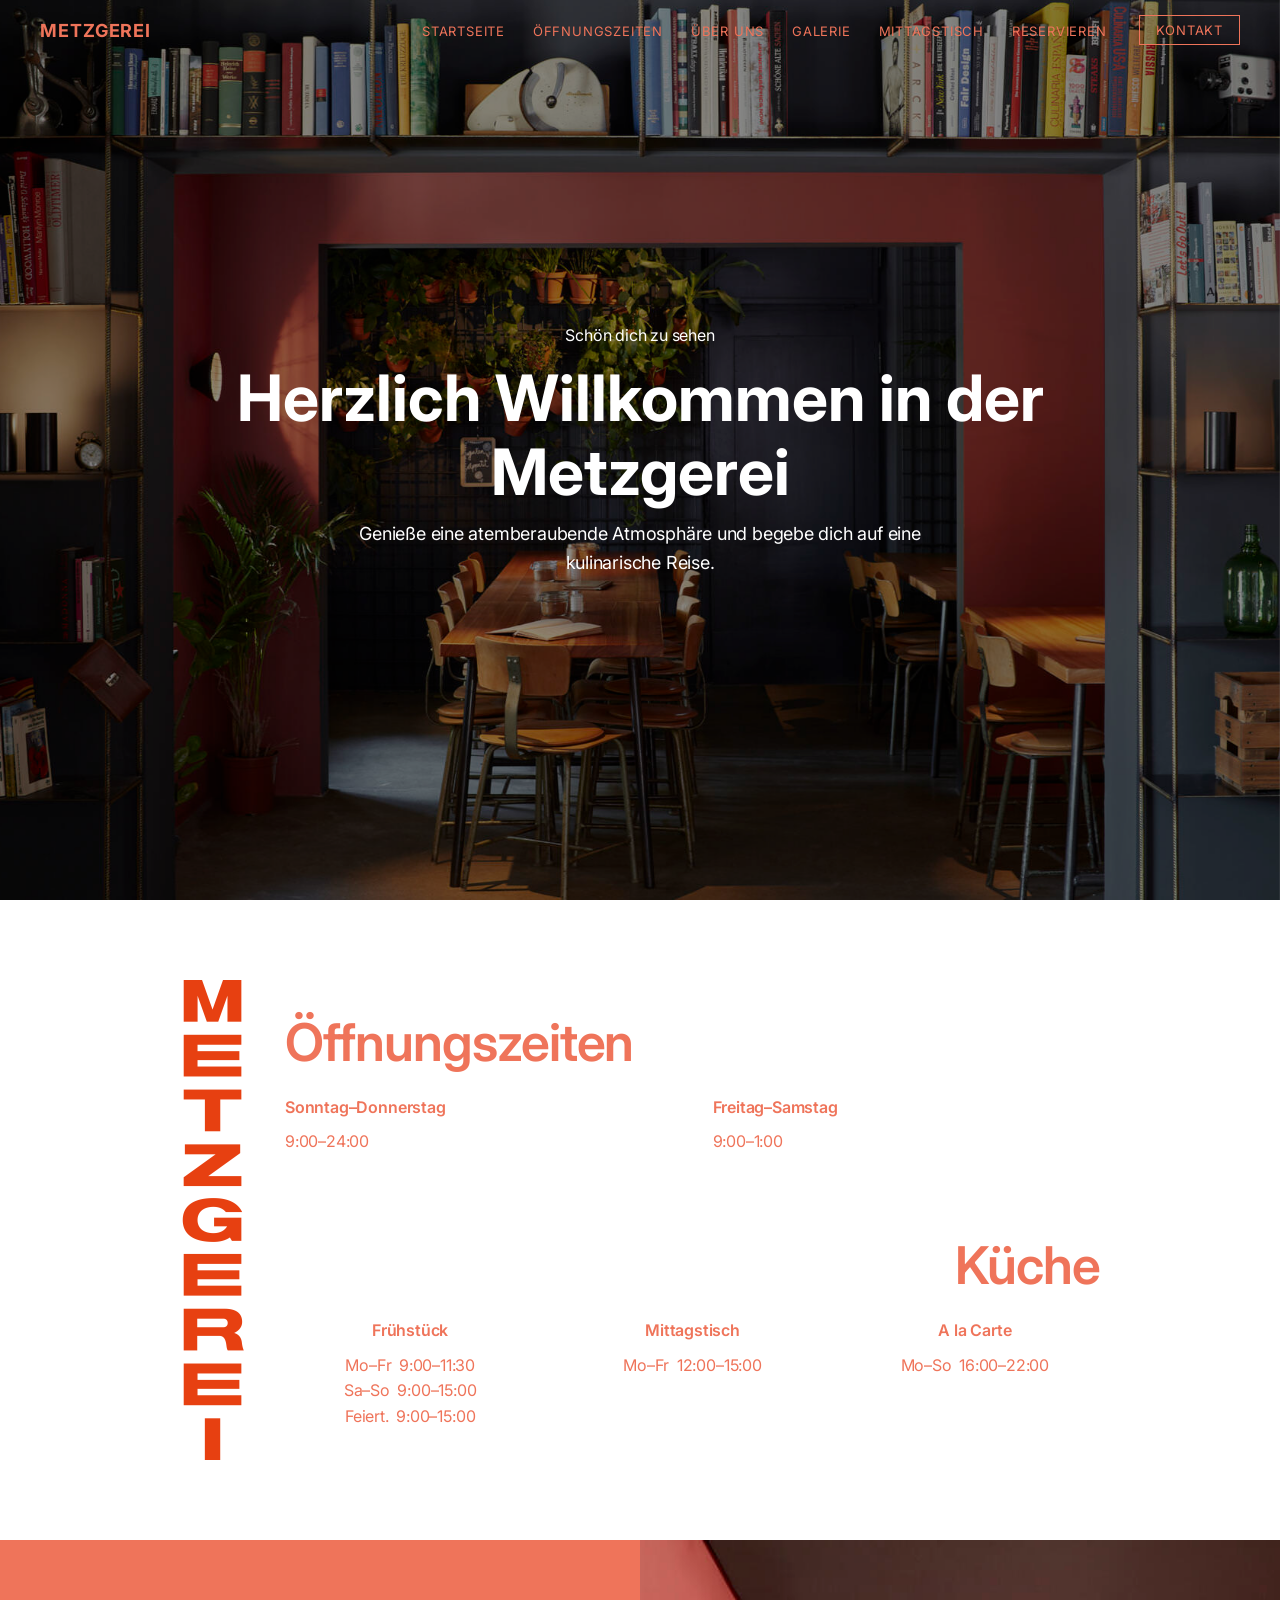
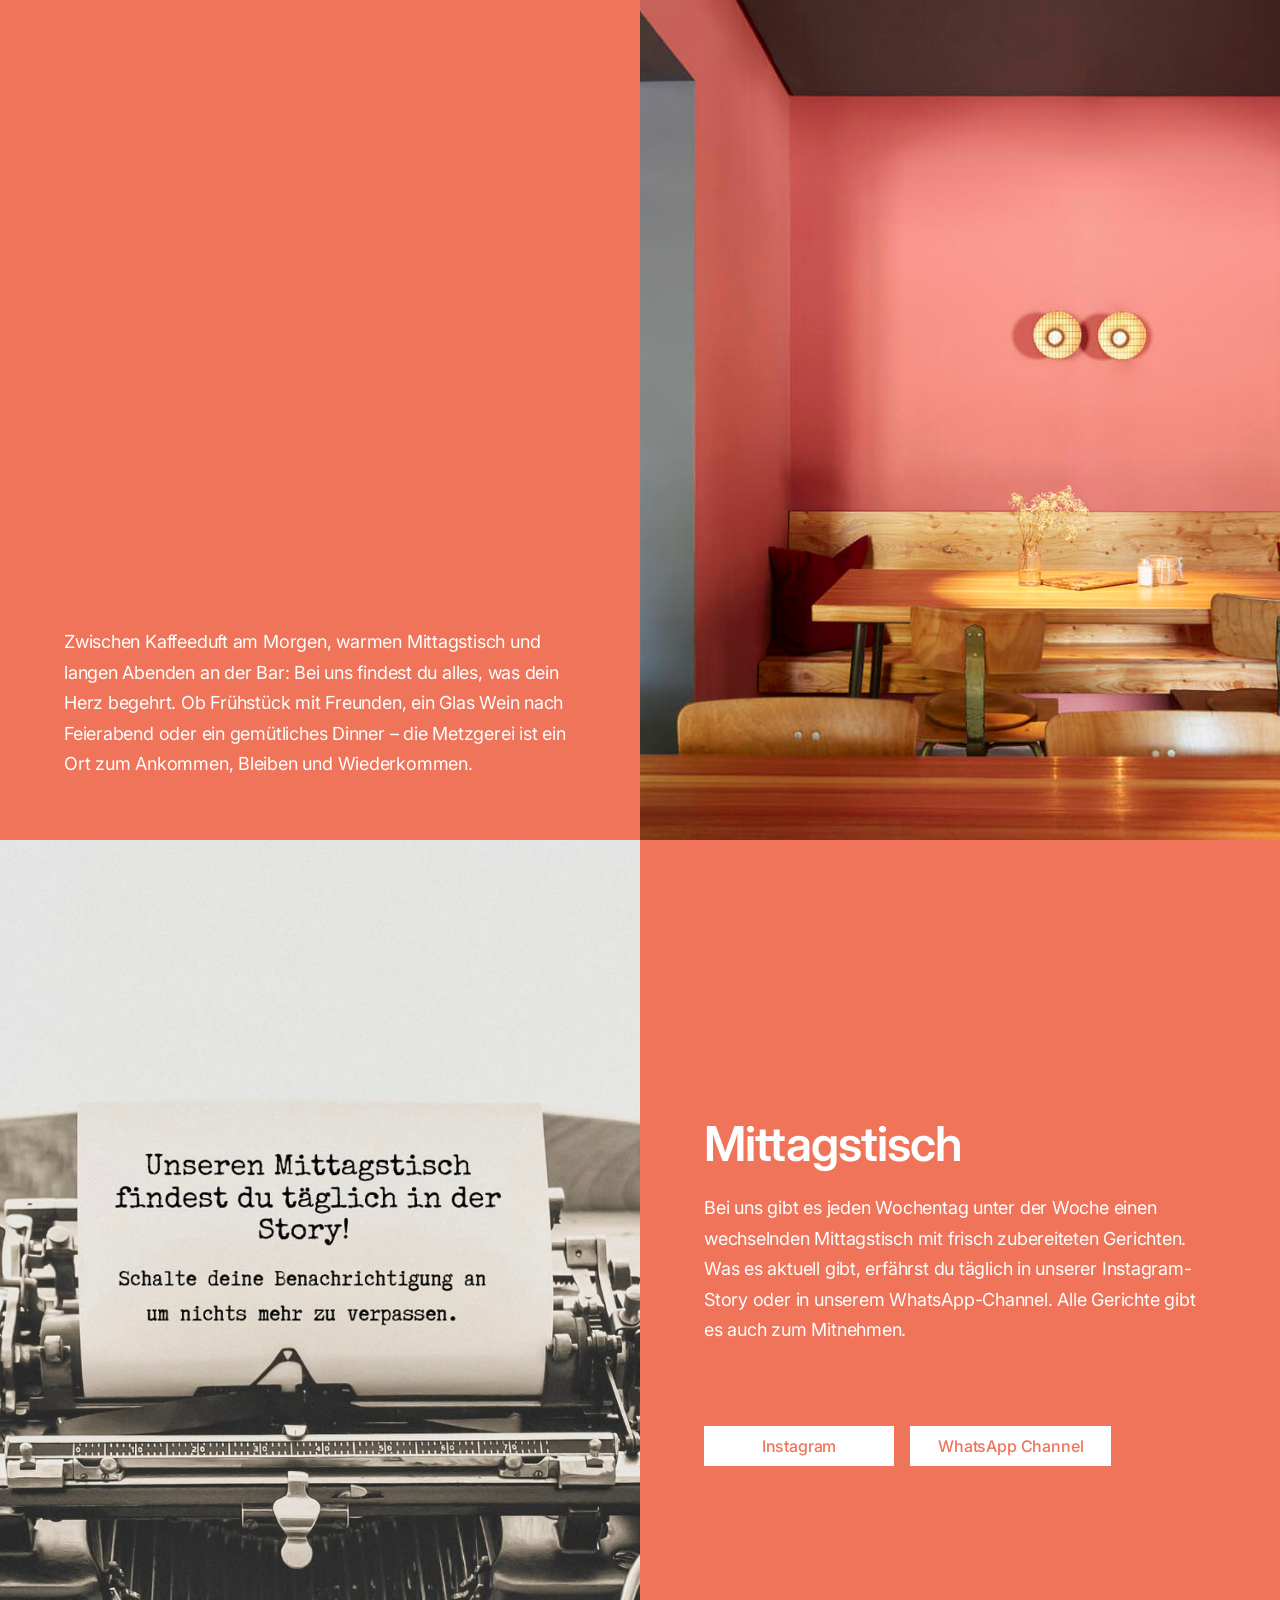
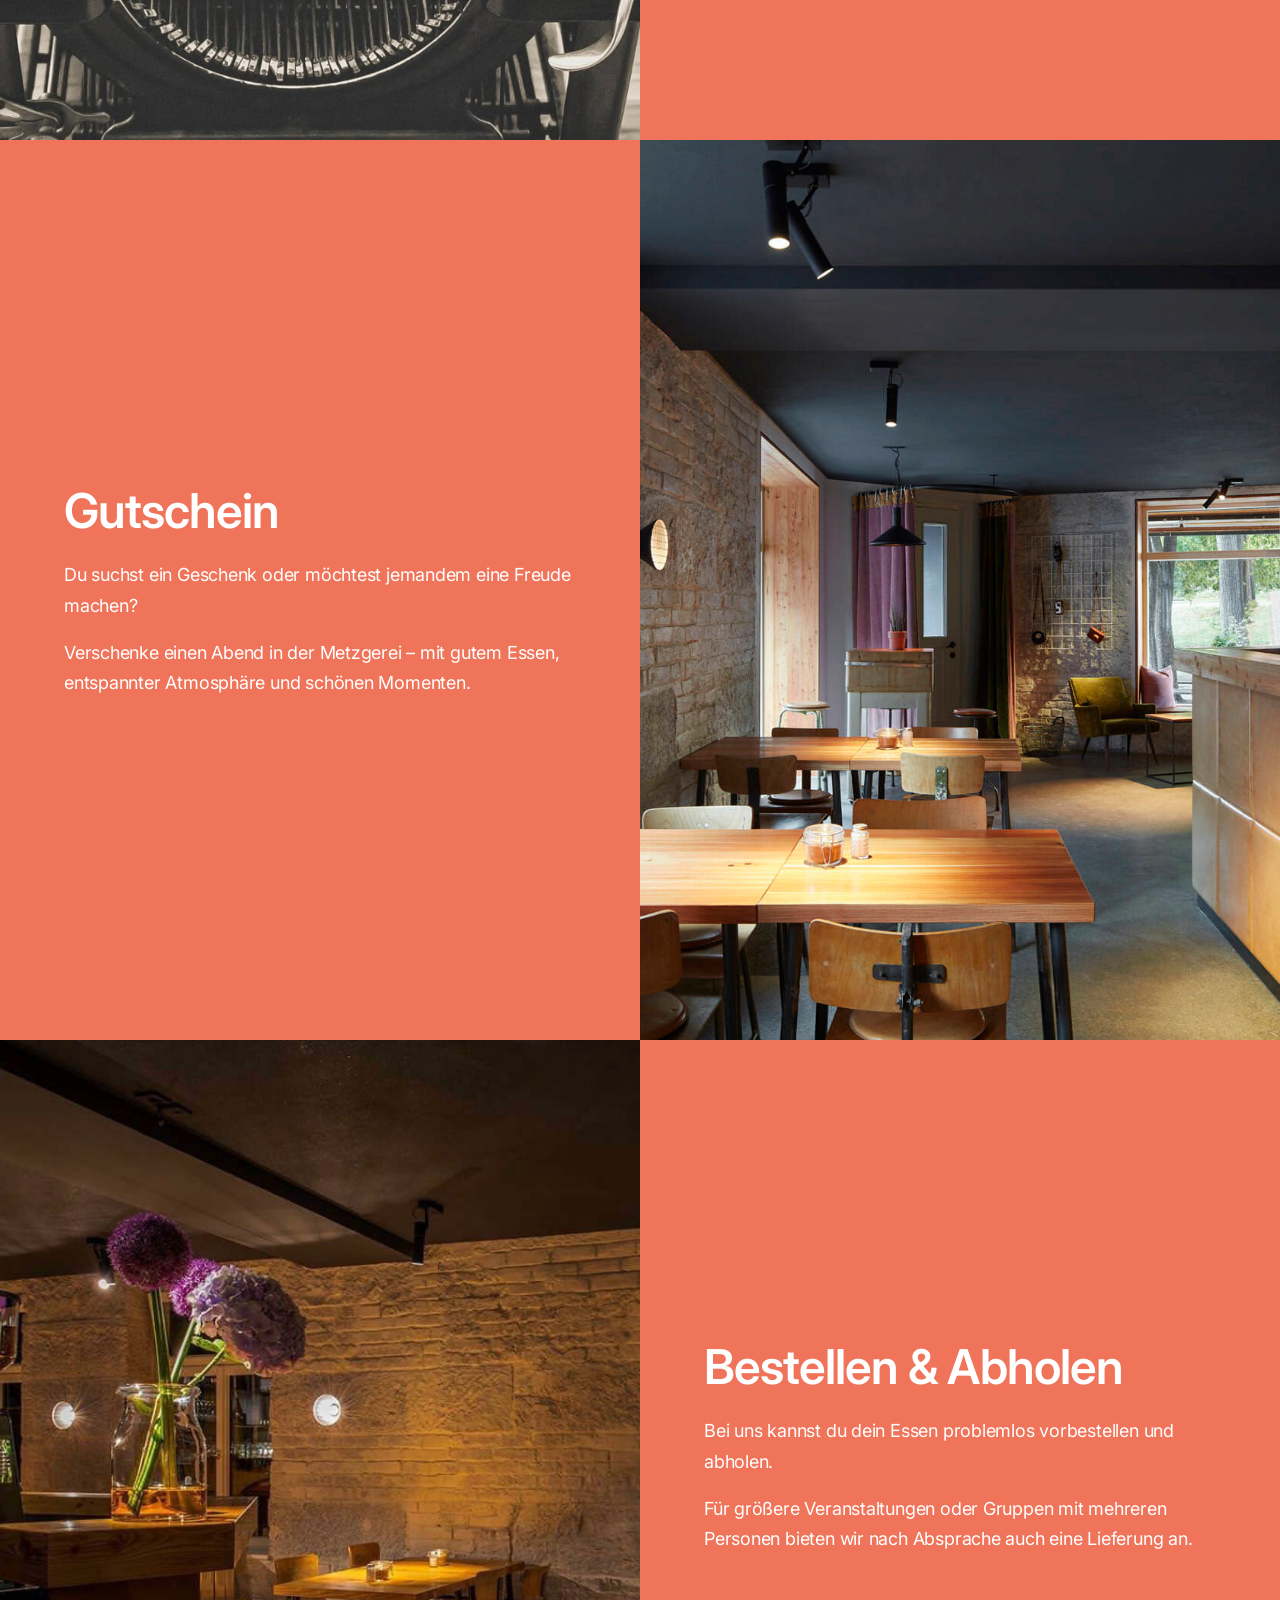
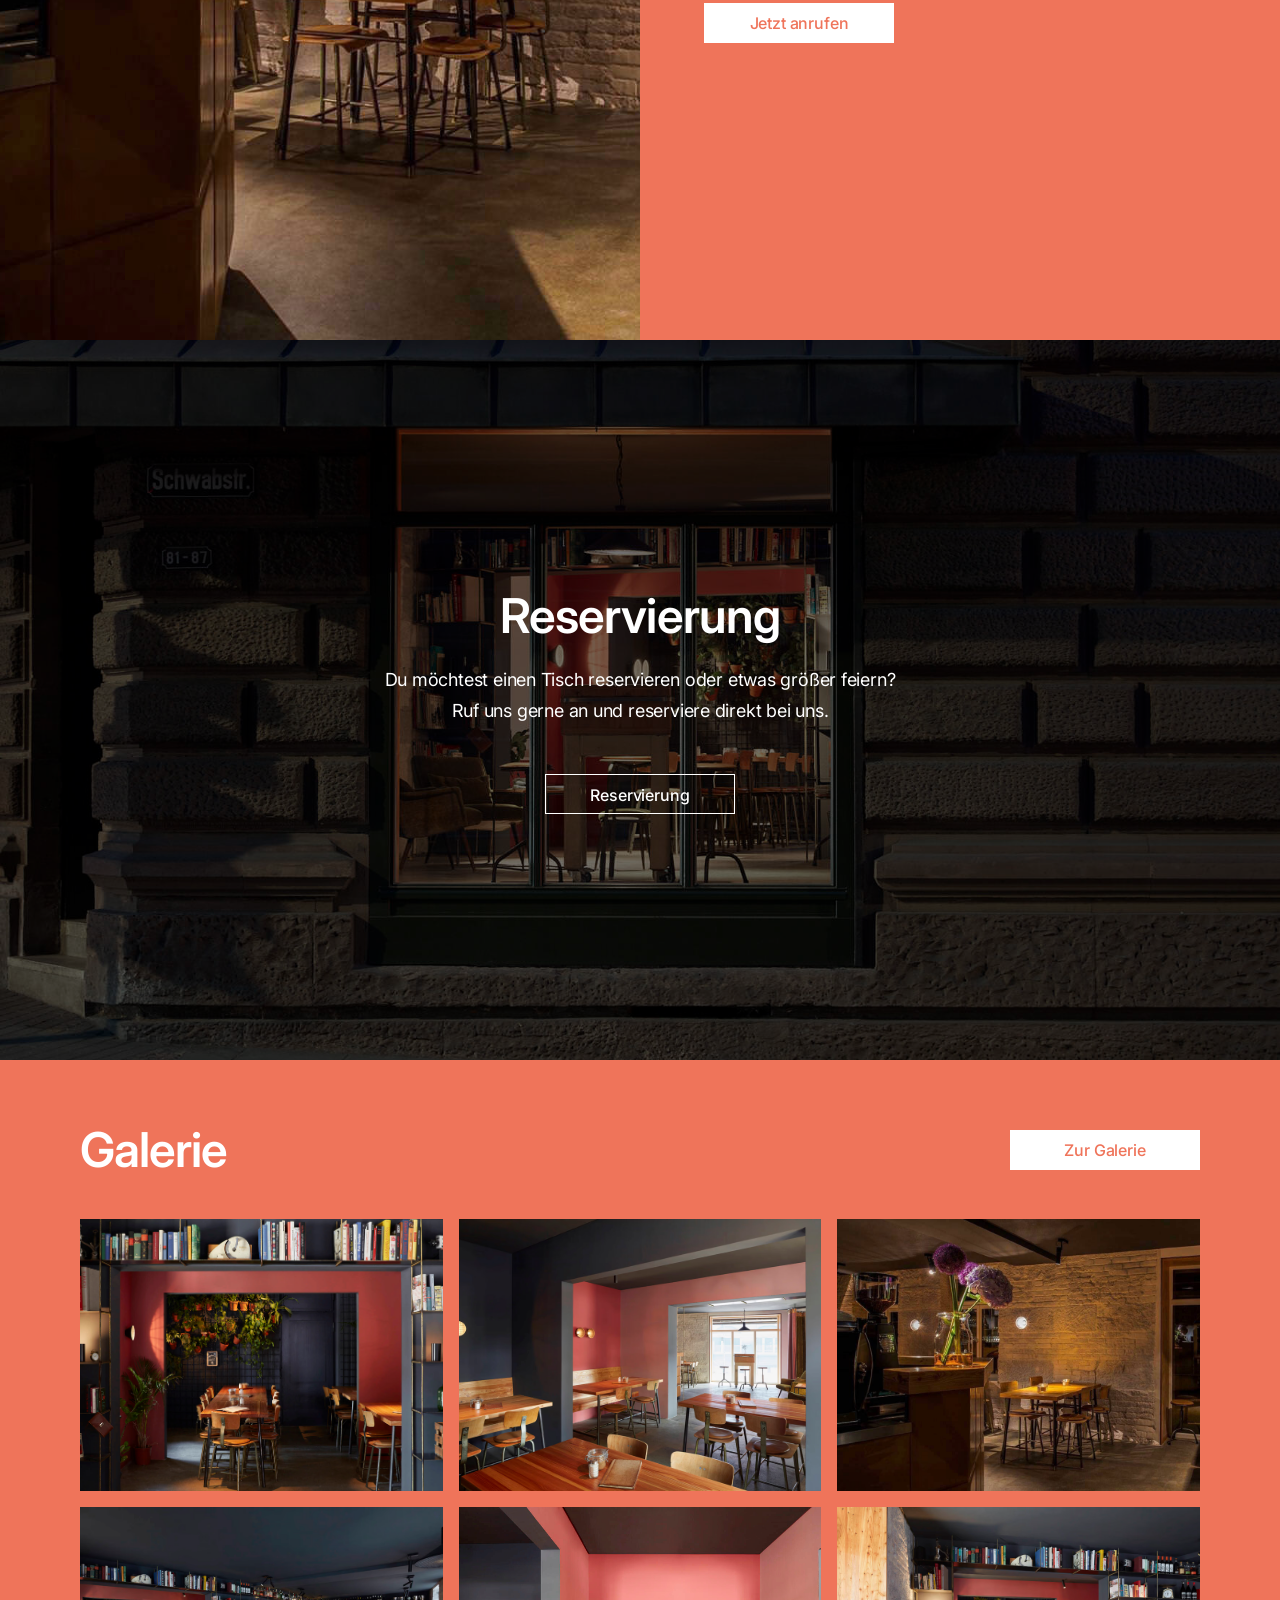
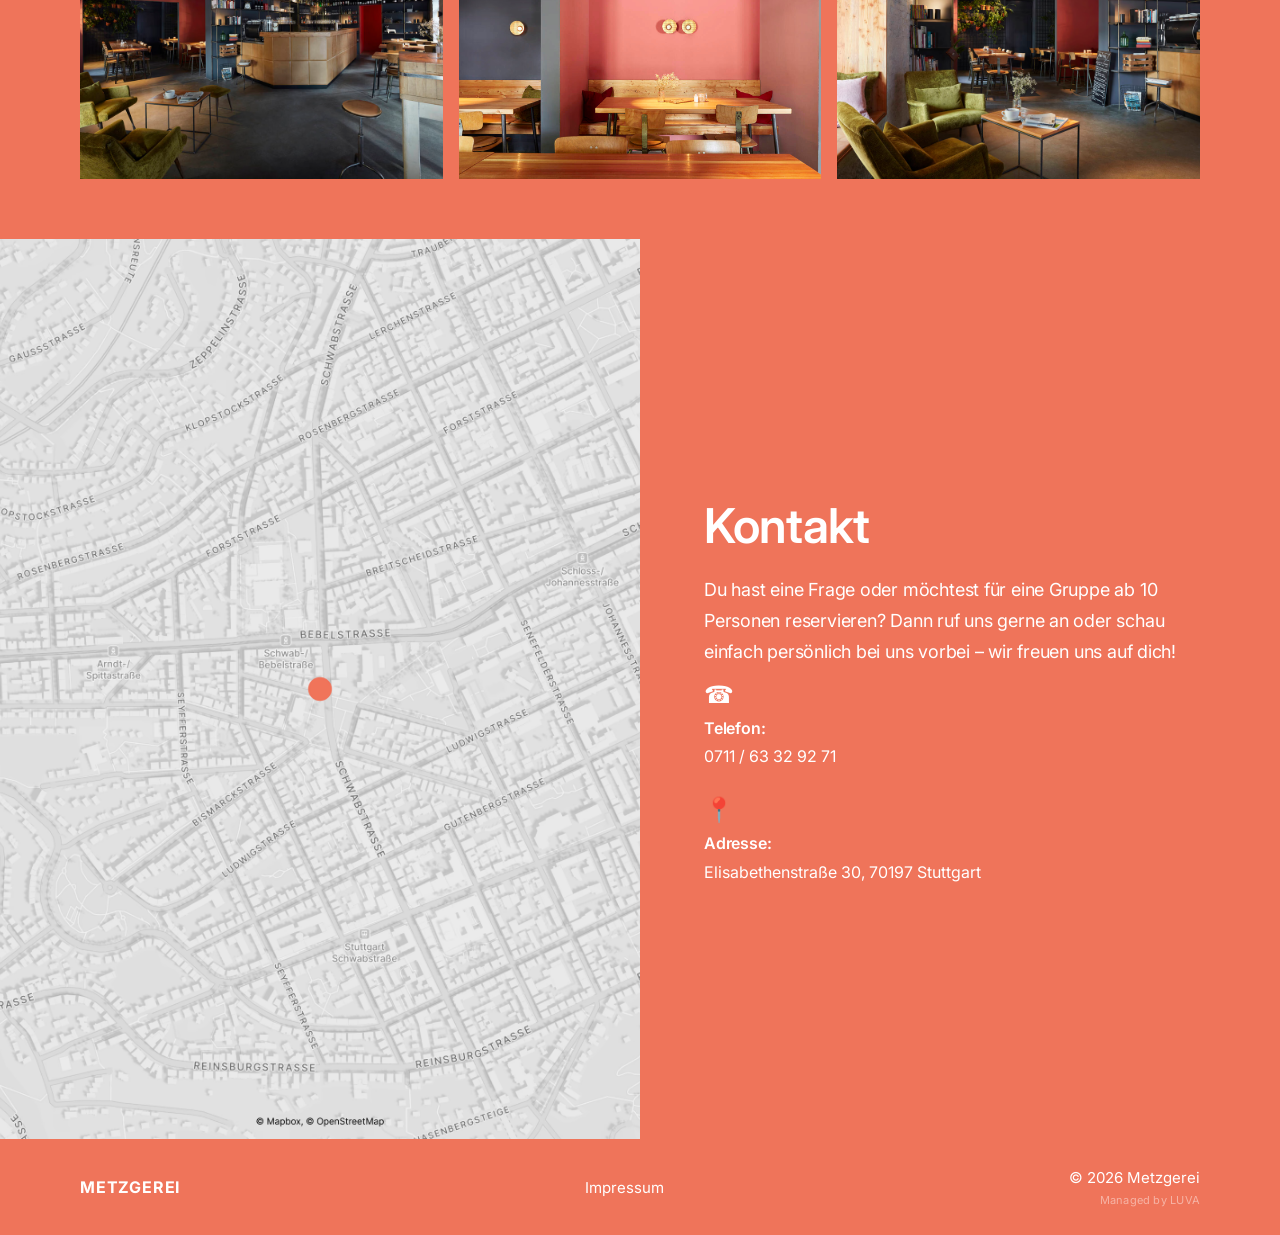
<file: index.html>
<!DOCTYPE html>
<html lang="de">
<head>
  <meta charset="UTF-8">
  <meta name="viewport" content="width=device-width, initial-scale=1.0">
  <title>METZGEREI Stuttgart – Café, Bar und Restaurant in Stuttgart-West</title>
  <meta name="description" content="Café, Bar und Restaurant in Stuttgart-West: Frühstück, täglich wechselnder Mittagstisch und À-la-carte am Abend. Elisabethenstraße 30.">
  <meta name="robots" content="index, follow">
  <!-- Open Graph -->
  <meta property="og:title" content="METZGEREI Stuttgart – Café, Bar und Restaurant in Stuttgart-West">
  <meta property="og:description" content="Café, Bar und Restaurant in Stuttgart-West: Frühstück, täglich wechselnder Mittagstisch und À-la-carte am Abend. Elisabethenstraße 30.">
  <meta property="og:image" content="https://metzgereistuttgart.de/images/hero.jpg">
  <meta property="og:url" content="https://metzgereistuttgart.de">
  <meta property="og:type" content="website">
  <meta property="og:locale" content="de_DE">
  <!-- Twitter/X -->
  <meta name="twitter:card" content="summary_large_image">
  <meta name="twitter:title" content="METZGEREI Stuttgart – Café, Bar und Restaurant in Stuttgart-West">
  <meta name="twitter:description" content="Café, Bar und Restaurant in Stuttgart-West: Frühstück, täglich wechselnder Mittagstisch und À-la-carte am Abend. Elisabethenstraße 30.">
  <meta name="twitter:image" content="https://metzgereistuttgart.de/images/hero.jpg">
  <link rel="canonical" href="https://metzgereistuttgart.de">
  <link rel="preconnect" href="https://fonts.googleapis.com">
  <link rel="preconnect" href="https://fonts.gstatic.com" crossorigin>
  <link href="https://fonts.googleapis.com/css2?family=Inter:wght@400;500;600;700&display=swap" rel="stylesheet">
  <link rel="stylesheet" href="css/main.css">
</head>
<body>

  <header class="site-header">
    <nav class="nav">
      <a href="/" class="nav__logo logo">METZGEREI</a>

      <button class="nav__toggle" type="button" aria-label="Menü öffnen" aria-expanded="false" aria-controls="nav-menu">
        <span class="nav__toggle-bar"></span>
        <span class="nav__toggle-bar"></span>
        <span class="nav__toggle-bar"></span>
      </button>

      <div class="nav__menu" id="nav-menu">
        <ul class="nav__links">
          <li><a href="/" class="nav-link">Startseite</a></li>
          <li><a href="#oeffnungszeiten" class="nav-link">Öffnungszeiten</a></li>
          <li><a href="#ueber-uns" class="nav-link">Über uns</a></li>
          <li><a href="/galerie" class="nav-link">Galerie</a></li>
          <li><a href="#mittagstisch" class="nav-link">Mittagstisch</a></li>
          <li><a href="/reservierung" class="nav-link">Reservieren</a></li>
        </ul>
        <a href="#kontakt" class="nav__contact nav-kontakt">Kontakt</a>
      </div>
    </nav>
  </header>

  <section class="hero">
    <div class="hero-bg"></div>
    <div class="hero-overlay"></div>
    <div class="hero-content">
      <p class="hero-subtitle-top">Schön dich zu sehen</p>
      <h1 class="hero-title">Herzlich Willkommen in der Metzgerei</h1>
      <p class="hero-subtitle-bottom">Genieße eine atemberaubende Atmosphäre und begebe dich auf eine kulinarische Reise.</p>
    </div>
  </section>

  <section id="oeffnungszeiten">
    <div class="oeffnungszeiten-inner">
      <img src="./images/METZGEREI-Logo.png" alt="METZGEREI" class="oeffnungszeiten-logo">
      <div class="oeffnungszeiten-content">
        <div class="hours__opening">
          <h2 class="hours__title">Öffnungszeiten</h2>
          <div class="hours__opening-grid">
            <div class="hours__block">
              <p class="hours__label">Sonntag–Donnerstag</p>
              <p class="hours__time">9:00–24:00</p>
            </div>
            <div class="hours__block">
              <p class="hours__label">Freitag–Samstag</p>
              <p class="hours__time">9:00–1:00</p>
            </div>
          </div>
        </div>

        <div class="hours__kitchen">
          <h2 class="hours__title hours__title--right">Küche</h2>
          <div class="hours__kitchen-grid">
            <div class="hours__kitchen-col">
              <p class="hours__label">Frühstück</p>
              <p class="hours__time">Mo–Fr&nbsp;&nbsp;9:00–11:30</p>
              <p class="hours__time">Sa–So&nbsp;&nbsp;9:00–15:00</p>
              <p class="hours__time">Feiert.&nbsp;&nbsp;9:00–15:00</p>
            </div>
            <div class="hours__kitchen-col">
              <p class="hours__label">Mittagstisch</p>
              <p class="hours__time">Mo–Fr&nbsp;&nbsp;12:00–15:00</p>
            </div>
            <div class="hours__kitchen-col">
              <p class="hours__label">A la Carte</p>
              <p class="hours__time">Mo–So&nbsp;&nbsp;16:00–22:00</p>
            </div>
          </div>
        </div>
      </div>
    </div>

    <div class="oz-mobile">
      <h2 class="oz-title">Öffnungszeiten</h2>
      <div class="oz-row">
        <span class="oz-label">So–Do</span>
        <span class="oz-time">9:00–24:00</span>
      </div>
      <div class="oz-row oz-last">
        <span class="oz-label">Fr–Sa</span>
        <span class="oz-time">9:00–1:00</span>
      </div>

      <h2 class="oz-title oz-title-second">Küche</h2>
      <div class="oz-row">
        <span class="oz-label">Frühstück</span>
        <span class="oz-time">Mo–Fr 9:00–11:30<br>Sa–So 9:00–15:00<br>Feiert. 9:00–15:00</span>
      </div>
      <div class="oz-row">
        <span class="oz-label">Mittagstisch</span>
        <span class="oz-time">Mo–Fr 12:00–15:00</span>
      </div>
      <div class="oz-row oz-last">
        <span class="oz-label">À la carte</span>
        <span class="oz-time">Mo–So 16:00–22:00</span>
      </div>
    </div>
  </section>

  <section id="ueber-uns" class="about">
    <div class="about__text text-col">
      <p>Zwischen Kaffeeduft am Morgen, warmen Mittagstisch und langen Abenden an der Bar: Bei uns findest du alles, was dein Herz begehrt. Ob Frühstück mit Freunden, ein Glas Wein nach Feierabend oder ein gemütliches Dinner – die Metzgerei ist ein Ort zum Ankommen, Bleiben und Wiederkommen.</p>
    </div>
    <div class="about__image">
      <img src="./images/ueber-uns.jpg" alt="Metzgerei Innenraum">
    </div>
  </section>

  <section id="mittagstisch" class="lunch">
    <div class="lunch__image">
      <img src="./images/mittagstisch.jpg" alt="Mittagstisch in der Metzgerei">
    </div>
    <div class="lunch__content text-col">
      <h2 class="lunch__title">Mittagstisch</h2>
      <p class="lunch__text">Bei uns gibt es jeden Wochentag unter der Woche einen wechselnden Mittagstisch mit frisch zubereiteten Gerichten. Was es aktuell gibt, erfährst du täglich in unserer Instagram-Story oder in unserem WhatsApp-Channel. Alle Gerichte gibt es auch zum Mitnehmen.</p>
      <div class="btn-row">
        <a href="https://www.instagram.com/metzgereistuttgart/" target="_blank" rel="noopener noreferrer" class="btn">Instagram</a>
        <a href="https://whatsapp.com/channel/0029VbCJIhFGU3BDdxKukD3j" target="_blank" rel="noopener noreferrer" class="btn">WhatsApp Channel</a>
      </div>
    </div>
  </section>

  <section id="gutschein" class="voucher">
    <div class="voucher__content text-col">
      <h2 class="voucher__title">Gutschein</h2>
      <p class="voucher__text">Du suchst ein Geschenk oder möchtest jemandem eine Freude machen?</p>
      <p class="voucher__text">Verschenke einen Abend in der Metzgerei – mit gutem Essen, entspannter Atmosphäre und schönen Momenten.</p>
    </div>
    <div class="voucher__image">
      <img src="./images/gutschein.jpg" alt="Gutschein für die Metzgerei">
    </div>
  </section>

  <section id="bestellen" class="bestellen">
    <div class="bestellen__image">
      <img src="./images/bestellen.jpg" alt="Bestellen und Abholen in der Metzgerei">
    </div>
    <div class="bestellen__content text-col">
      <h2 class="bestellen__title">Bestellen &amp; Abholen</h2>
      <p class="bestellen__text">Bei uns kannst du dein Essen problemlos vorbestellen und abholen.</p>
      <p class="bestellen__text">Für größere Veranstaltungen oder Gruppen mit mehreren Personen bieten wir nach Absprache auch eine Lieferung an.</p>
      <a href="tel:071163329271" class="btn">Jetzt anrufen</a>
    </div>
  </section>

  <section id="reservierung" class="reservation">
    <div class="reservation__overlay"></div>
    <div class="reservation__content">
      <h2 class="reservation__title">Reservierung</h2>
      <p class="reservation__text">Du möchtest einen Tisch reservieren oder etwas größer feiern?<br>Ruf uns gerne an und reserviere direkt bei uns.</p>
      <a href="/reservierung" class="btn-outline">Reservierung</a>
    </div>
  </section>

  <section id="galerie" class="gallery">
    <div class="gallery__header">
      <h2 class="gallery__title">Galerie</h2>
      <a href="/galerie" class="btn">Zur Galerie</a>
    </div>
    <div class="gallery__grid">
      <figure class="gallery__item">
        <img src="./images/galerie-1.jpg" alt="Galerie Bild 1">
      </figure>
      <figure class="gallery__item">
        <img src="./images/galerie-2.jpg" alt="Galerie Bild 2">
      </figure>
      <figure class="gallery__item">
        <img src="./images/galerie-3.jpg" alt="Galerie Bild 3">
      </figure>
      <figure class="gallery__item">
        <img src="./images/galerie-4.jpg" alt="Galerie Bild 4">
      </figure>
      <figure class="gallery__item">
        <img src="./images/galerie-5.jpg" alt="Galerie Bild 5">
      </figure>
      <figure class="gallery__item">
        <img src="./images/galerie-6.jpg" alt="Galerie Bild 6">
      </figure>
    </div>
  </section>

  <section id="kontakt" class="contact">
    <div class="contact__map">
      <a href="https://maps.app.goo.gl/orUHzwBrQ327VT746" target="_blank" rel="noopener noreferrer" class="karte-link">
        <img src="./images/karte.jpg" alt="Metzgerei Stuttgart auf Google Maps" class="karte-img">
      </a>
    </div>
    <div class="contact__content text-col">
      <h2 class="contact__title">Kontakt</h2>
      <p class="contact__text">Du hast eine Frage oder möchtest für eine Gruppe ab 10 Personen reservieren? Dann ruf uns gerne an oder schau einfach persönlich bei uns vorbei – wir freuen uns auf dich!</p>
      <div class="contact__block">
        <span class="contact__icon" aria-hidden="true">☎</span>
        <p class="contact__label">Telefon:</p>
        <a href="tel:071163329271" class="contact__link">0711 / 63 32 92 71</a>
      </div>
      <div class="contact__block">
        <span class="contact__icon" aria-hidden="true">📍</span>
        <p class="contact__label">Adresse:</p>
        <a href="https://maps.app.goo.gl/orUHzwBrQ327VT746" class="contact__link" target="_blank" rel="noopener noreferrer">Elisabethenstraße 30, 70197 Stuttgart</a>
      </div>
    </div>
  </section>

  <footer>
    <div class="footer-inner">
      <div class="footer-left">
        <span class="footer-logo">METZGEREI</span>
      </div>
      <div class="footer-middle">
        <a href="/impressum" class="footer-link">Impressum</a>
      </div>
      <div class="footer-right">
        <div class="footer-top-row">
          <span class="footer-copy">© 2026 Metzgerei</span>
        </div>
        <div class="footer-bottom-row">
          <a href="https://www.luva-mgmt.com/"
             target="_blank"
             rel="noopener noreferrer"
             class="footer-managed">Managed by LUVA</a>
        </div>
      </div>
    </div>
  </footer>

  <script src="js/main.js"></script>
</body>
</html>
</file>
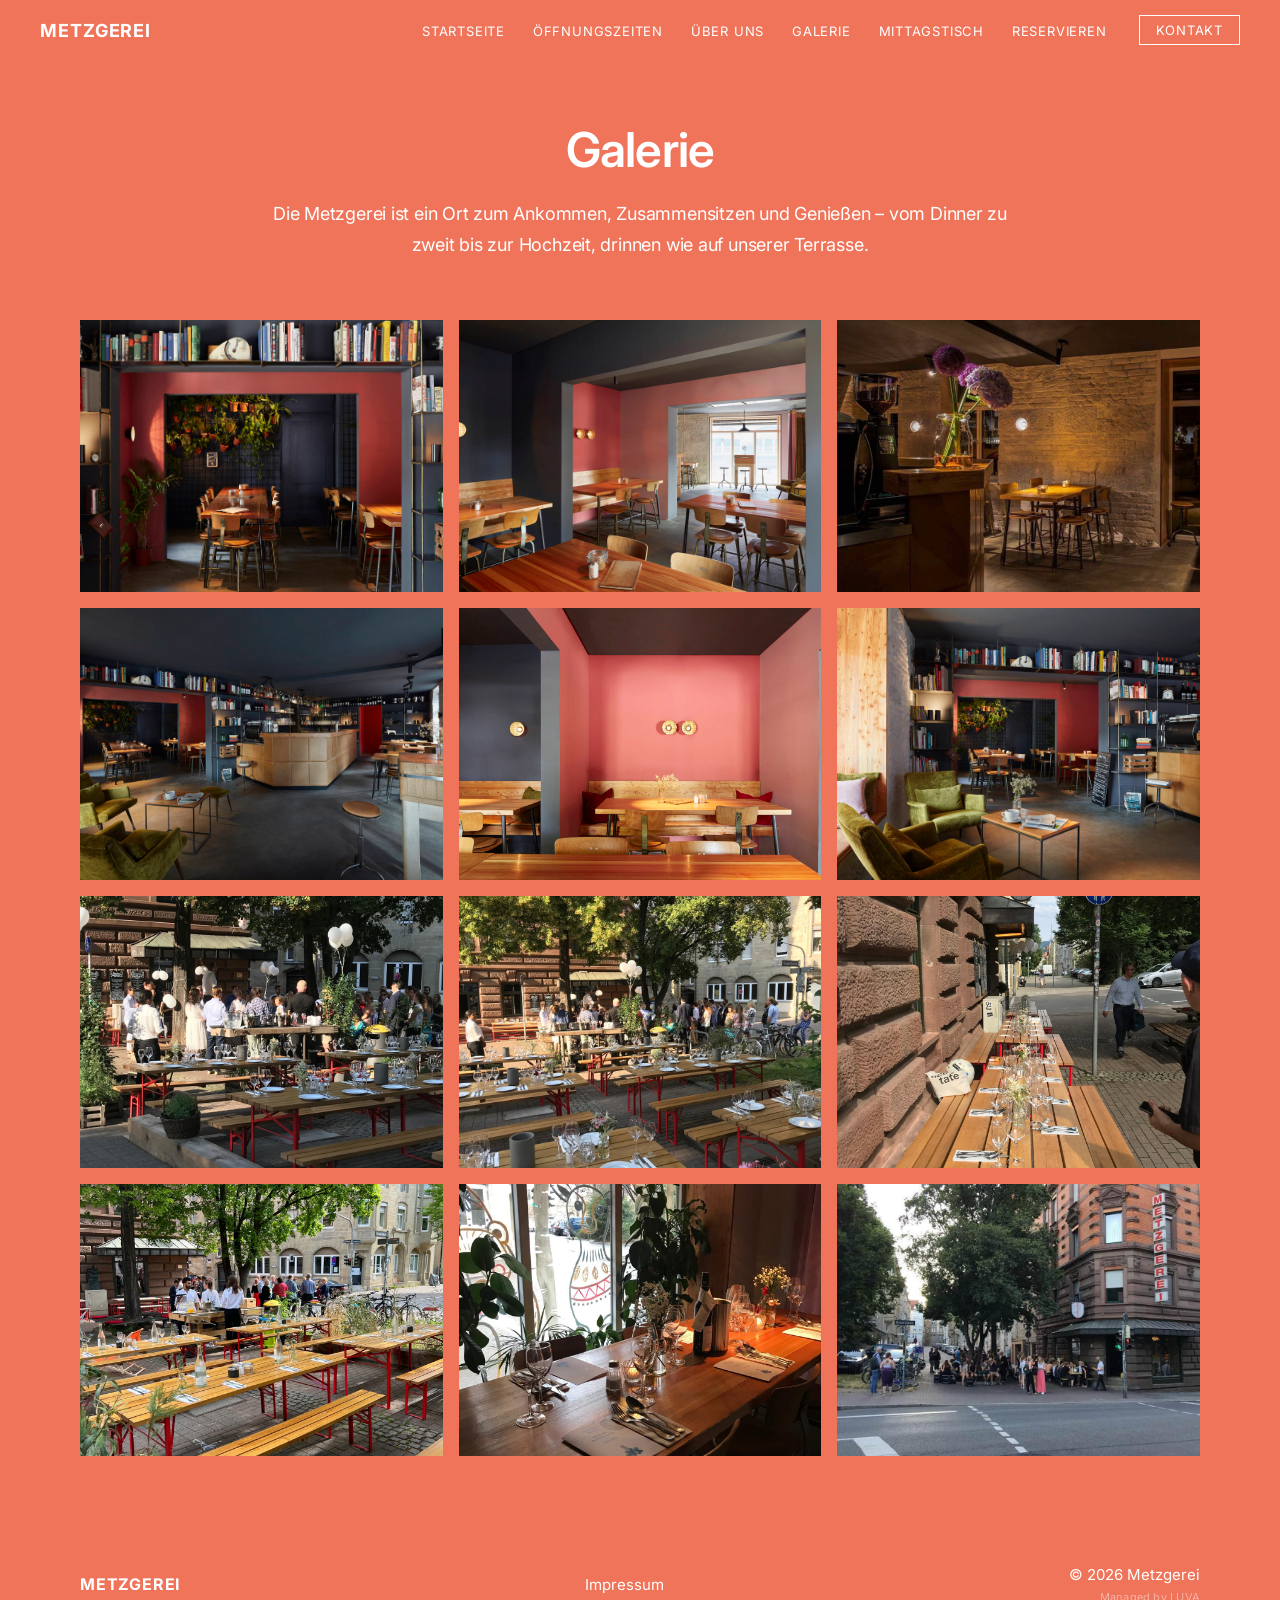
<file: galerie.html>
<!DOCTYPE html>
<html lang="de">
<head>
  <meta charset="UTF-8">
  <meta name="viewport" content="width=device-width, initial-scale=1.0">
  <title>Galerie – METZGEREI Stuttgart</title>
  <meta name="description" content="Bilder aus der Metzgerei Stuttgart – Innenräume, Terrasse und Veranstaltungen in der Elisabethenstraße 30.">
  <meta property="og:title" content="Galerie – METZGEREI Stuttgart">
  <meta property="og:description" content="Bilder aus der Metzgerei Stuttgart – Innenräume, Terrasse und Veranstaltungen.">
  <meta property="og:image" content="https://metzgereistuttgart.de/images/hero.jpg">
  <meta property="og:url" content="https://metzgereistuttgart.de/galerie">
  <link rel="preconnect" href="https://fonts.googleapis.com">
  <link rel="preconnect" href="https://fonts.gstatic.com" crossorigin>
  <link href="https://fonts.googleapis.com/css2?family=Inter:wght@400;500;600;700&display=swap" rel="stylesheet">
  <link rel="stylesheet" href="css/main.css">
</head>
<body>

  <header class="site-header">
    <nav class="nav nav-dark">
      <a href="/" class="nav__logo logo">METZGEREI</a>

      <button class="nav__toggle" type="button" aria-label="Menü öffnen" aria-expanded="false" aria-controls="nav-menu">
        <span class="nav__toggle-bar"></span>
        <span class="nav__toggle-bar"></span>
        <span class="nav__toggle-bar"></span>
      </button>

      <div class="nav__menu" id="nav-menu">
        <ul class="nav__links">
          <li><a href="/" class="nav-link">Startseite</a></li>
          <li><a href="/#oeffnungszeiten" class="nav-link">Öffnungszeiten</a></li>
          <li><a href="/#ueber-uns" class="nav-link">Über uns</a></li>
          <li><a href="/galerie" class="nav-link">Galerie</a></li>
          <li><a href="/#mittagstisch" class="nav-link">Mittagstisch</a></li>
          <li><a href="/reservierung" class="nav-link">Reservieren</a></li>
        </ul>
        <a href="/#kontakt" class="nav__contact nav-kontakt">Kontakt</a>
      </div>
    </nav>
  </header>

  <main class="gallery-page">
    <header class="gallery-page__header">
      <h1 class="gallery-page__title">Galerie</h1>
      <p class="gallery-page__intro">Die Metzgerei ist ein Ort zum Ankommen, Zusammensitzen und Genießen – vom Dinner zu zweit bis zur Hochzeit, drinnen wie auf unserer Terrasse.</p>
    </header>

    <div class="gallery-page__grid">
      <figure class="gallery__item">
        <img src="./images/galerie-1.jpg" alt="Galerie Bild 1">
      </figure>
      <figure class="gallery__item">
        <img src="./images/galerie-2.jpg" alt="Galerie Bild 2">
      </figure>
      <figure class="gallery__item">
        <img src="./images/galerie-3.jpg" alt="Galerie Bild 3">
      </figure>
      <figure class="gallery__item">
        <img src="./images/galerie-4.jpg" alt="Galerie Bild 4">
      </figure>
      <figure class="gallery__item">
        <img src="./images/galerie-5.jpg" alt="Galerie Bild 5">
      </figure>
      <figure class="gallery__item">
        <img src="./images/galerie-6.jpg" alt="Galerie Bild 6">
      </figure>
      <figure class="gallery__item">
        <img src="./images/galerie-7.jpg" alt="Galerie Bild 7">
      </figure>
      <figure class="gallery__item">
        <img src="./images/galerie-8.jpg" alt="Galerie Bild 8">
      </figure>
      <figure class="gallery__item">
        <img src="./images/galerie-9.jpg" alt="Galerie Bild 9">
      </figure>
      <figure class="gallery__item">
        <img src="./images/galerie-10.jpg" alt="Galerie Bild 10">
      </figure>
      <figure class="gallery__item">
        <img src="./images/galerie-11.jpg" alt="Galerie Bild 11">
      </figure>
      <figure class="gallery__item">
        <img src="./images/galerie-12.jpg" alt="Galerie Bild 12">
      </figure>
    </div>
  </main>

  <footer>
    <div class="footer-inner">
      <div class="footer-left">
        <span class="footer-logo">METZGEREI</span>
      </div>
      <div class="footer-middle">
        <a href="/impressum" class="footer-link">Impressum</a>
      </div>
      <div class="footer-right">
        <div class="footer-top-row">
          <span class="footer-copy">© 2026 Metzgerei</span>
        </div>
        <div class="footer-bottom-row">
          <a href="https://www.luva-mgmt.com/"
             target="_blank"
             rel="noopener noreferrer"
             class="footer-managed">Managed by LUVA</a>
        </div>
      </div>
    </div>
  </footer>

  <script src="js/main.js"></script>
</body>
</html>
</file>
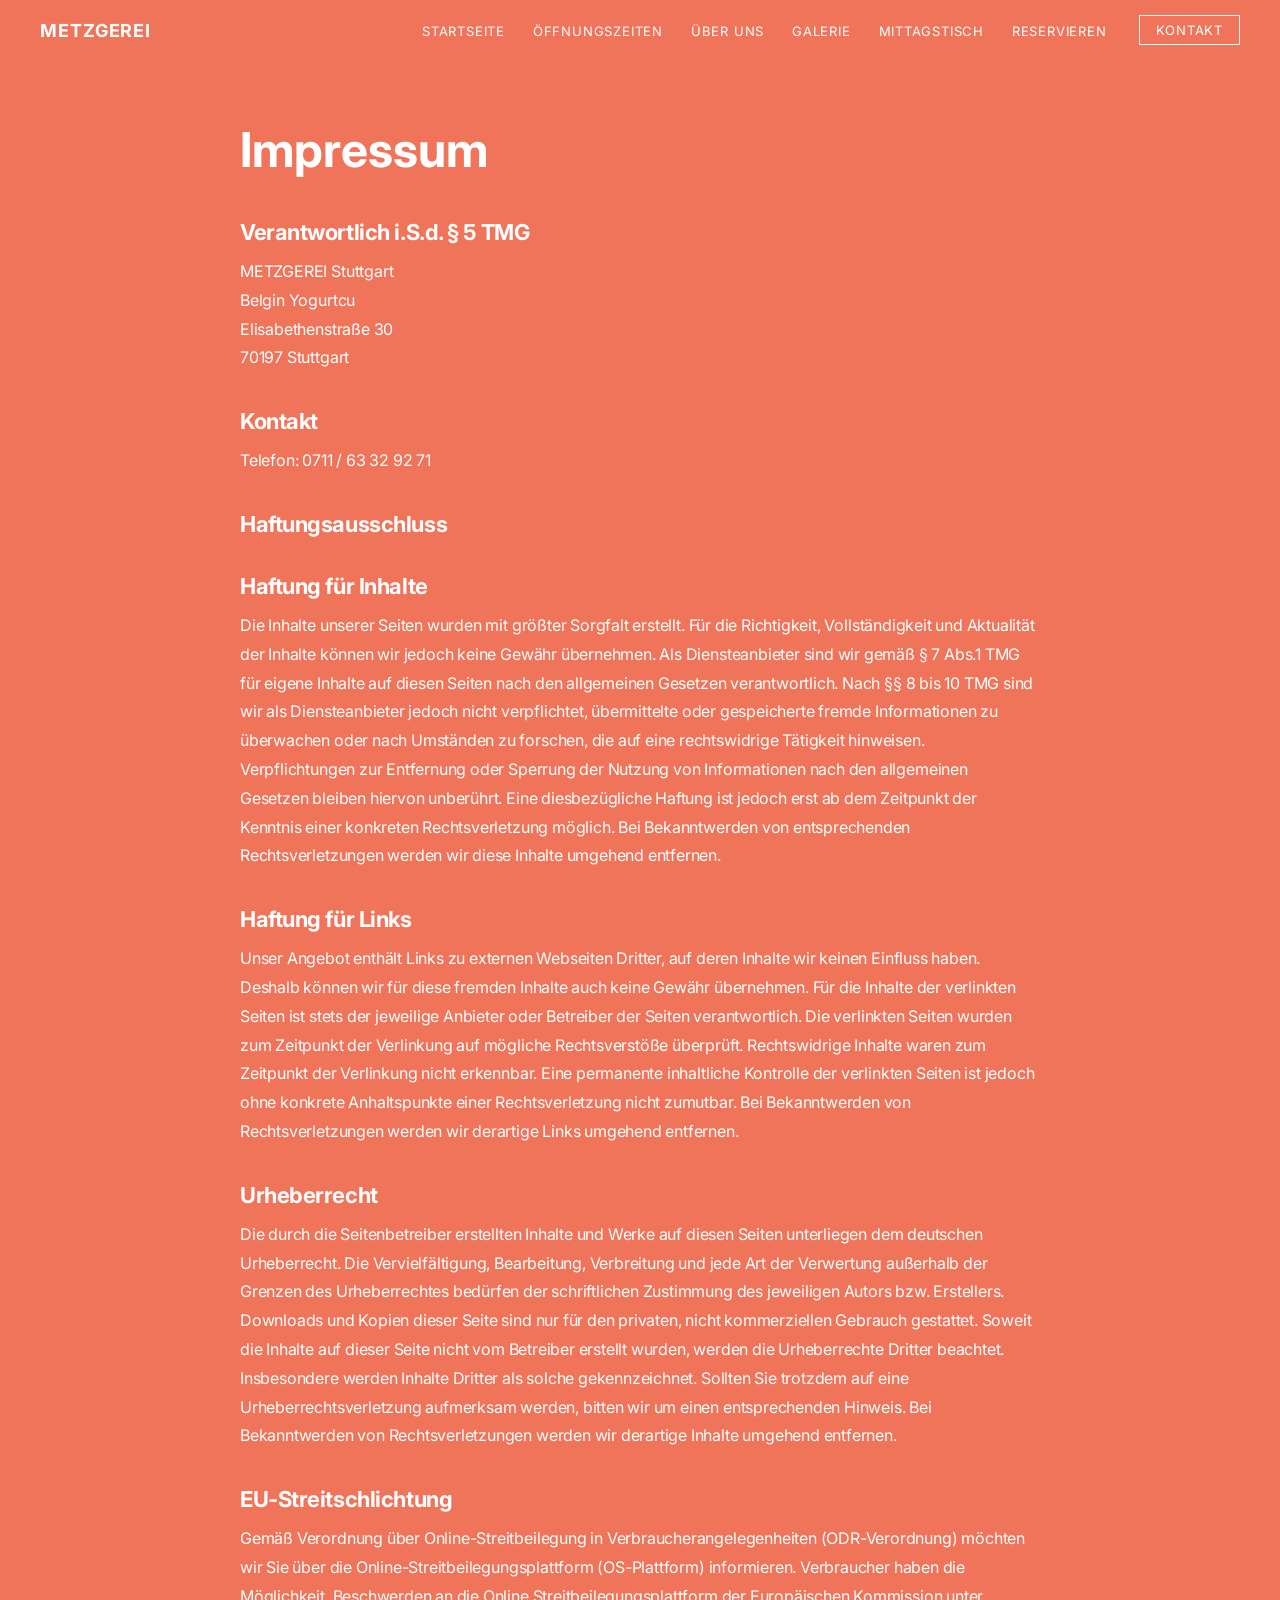
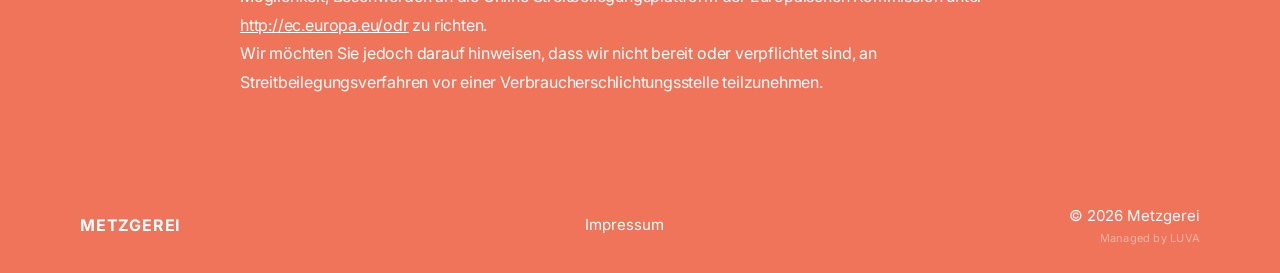
<file: impressum.html>
<!DOCTYPE html>
<html lang="de">
<head>
  <meta charset="UTF-8">
  <meta name="viewport" content="width=device-width, initial-scale=1.0">
  <title>Impressum – METZGEREI Stuttgart</title>
  <meta name="description" content="Impressum der Metzgerei Stuttgart, Elisabethenstraße 30, 70197 Stuttgart.">
  <meta name="robots" content="noindex">
  <meta property="og:title" content="Impressum – METZGEREI Stuttgart">
  <meta property="og:url" content="https://metzgereistuttgart.de/impressum">
  <link rel="preconnect" href="https://fonts.googleapis.com">
  <link rel="preconnect" href="https://fonts.gstatic.com" crossorigin>
  <link href="https://fonts.googleapis.com/css2?family=Inter:wght@400;500;600;700&display=swap" rel="stylesheet">
  <link rel="stylesheet" href="css/main.css">
</head>
<body>

  <header class="site-header">
    <nav class="nav nav-dark">
      <a href="/" class="nav__logo logo">METZGEREI</a>

      <button class="nav__toggle" type="button" aria-label="Menü öffnen" aria-expanded="false" aria-controls="nav-menu">
        <span class="nav__toggle-bar"></span>
        <span class="nav__toggle-bar"></span>
        <span class="nav__toggle-bar"></span>
      </button>

      <div class="nav__menu" id="nav-menu">
        <ul class="nav__links">
          <li><a href="/" class="nav-link">Startseite</a></li>
          <li><a href="/#oeffnungszeiten" class="nav-link">Öffnungszeiten</a></li>
          <li><a href="/#ueber-uns" class="nav-link">Über uns</a></li>
          <li><a href="/galerie" class="nav-link">Galerie</a></li>
          <li><a href="/#mittagstisch" class="nav-link">Mittagstisch</a></li>
          <li><a href="/reservierung" class="nav-link">Reservieren</a></li>
        </ul>
        <a href="/#kontakt" class="nav__contact nav-kontakt">Kontakt</a>
      </div>
    </nav>
  </header>

  <main class="impressum-page">
    <div class="impressum-page__content">
      <h1 class="impressum-page__title">Impressum</h1>

      <h2 class="impressum-page__subtitle">Verantwortlich i.S.d. § 5 TMG</h2>
      <p class="impressum-page__text">
        METZGEREI Stuttgart<br>
        Belgin Yogurtcu<br>
        Elisabethenstraße 30<br>
        70197 Stuttgart
      </p>

      <h2 class="impressum-page__subtitle">Kontakt</h2>
      <p class="impressum-page__text">
        Telefon: 0711 / 63 32 92 71
      </p>

      <h2 class="impressum-page__subtitle">Haftungsausschluss</h2>

      <h2 class="impressum-page__subtitle">Haftung für Inhalte</h2>
      <p class="impressum-page__text">Die Inhalte unserer Seiten wurden mit größter Sorgfalt erstellt. Für die Richtigkeit, Vollständigkeit und Aktualität der Inhalte können wir jedoch keine Gewähr übernehmen. Als Diensteanbieter sind wir gemäß § 7 Abs.1 TMG für eigene Inhalte auf diesen Seiten nach den allgemeinen Gesetzen verantwortlich. Nach §§ 8 bis 10 TMG sind wir als Diensteanbieter jedoch nicht verpflichtet, übermittelte oder gespeicherte fremde Informationen zu überwachen oder nach Umständen zu forschen, die auf eine rechtswidrige Tätigkeit hinweisen. Verpflichtungen zur Entfernung oder Sperrung der Nutzung von Informationen nach den allgemeinen Gesetzen bleiben hiervon unberührt. Eine diesbezügliche Haftung ist jedoch erst ab dem Zeitpunkt der Kenntnis einer konkreten Rechtsverletzung möglich. Bei Bekanntwerden von entsprechenden Rechtsverletzungen werden wir diese Inhalte umgehend entfernen.</p>

      <h2 class="impressum-page__subtitle">Haftung für Links</h2>
      <p class="impressum-page__text">Unser Angebot enthält Links zu externen Webseiten Dritter, auf deren Inhalte wir keinen Einfluss haben. Deshalb können wir für diese fremden Inhalte auch keine Gewähr übernehmen. Für die Inhalte der verlinkten Seiten ist stets der jeweilige Anbieter oder Betreiber der Seiten verantwortlich. Die verlinkten Seiten wurden zum Zeitpunkt der Verlinkung auf mögliche Rechtsverstöße überprüft. Rechtswidrige Inhalte waren zum Zeitpunkt der Verlinkung nicht erkennbar. Eine permanente inhaltliche Kontrolle der verlinkten Seiten ist jedoch ohne konkrete Anhaltspunkte einer Rechtsverletzung nicht zumutbar. Bei Bekanntwerden von Rechtsverletzungen werden wir derartige Links umgehend entfernen.</p>

      <h2 class="impressum-page__subtitle">Urheberrecht</h2>
      <p class="impressum-page__text">Die durch die Seitenbetreiber erstellten Inhalte und Werke auf diesen Seiten unterliegen dem deutschen Urheberrecht. Die Vervielfältigung, Bearbeitung, Verbreitung und jede Art der Verwertung außerhalb der Grenzen des Urheberrechtes bedürfen der schriftlichen Zustimmung des jeweiligen Autors bzw. Erstellers. Downloads und Kopien dieser Seite sind nur für den privaten, nicht kommerziellen Gebrauch gestattet. Soweit die Inhalte auf dieser Seite nicht vom Betreiber erstellt wurden, werden die Urheberrechte Dritter beachtet. Insbesondere werden Inhalte Dritter als solche gekennzeichnet. Sollten Sie trotzdem auf eine Urheberrechtsverletzung aufmerksam werden, bitten wir um einen entsprechenden Hinweis. Bei Bekanntwerden von Rechtsverletzungen werden wir derartige Inhalte umgehend entfernen.</p>

      <h2 class="impressum-page__subtitle">EU-Streitschlichtung</h2>
      <p class="impressum-page__text">Gemäß Verordnung über Online-Streitbeilegung in Verbraucherangelegenheiten (ODR-Verordnung) möchten wir Sie über die Online-Streitbeilegungsplattform (OS-Plattform) informieren. Verbraucher haben die Möglichkeit, Beschwerden an die Online Streitbeilegungsplattform der Europäischen Kommission unter <a href="http://ec.europa.eu/odr" class="impressum-page__link" target="_blank" rel="noopener noreferrer">http://ec.europa.eu/odr</a> zu richten.<br>
      Wir möchten Sie jedoch darauf hinweisen, dass wir nicht bereit oder verpflichtet sind, an Streitbeilegungsverfahren vor einer Verbraucherschlichtungsstelle teilzunehmen.</p>
    </div>
  </main>

  <footer>
    <div class="footer-inner">
      <div class="footer-left">
        <span class="footer-logo">METZGEREI</span>
      </div>
      <div class="footer-middle">
        <a href="/impressum" class="footer-link">Impressum</a>
      </div>
      <div class="footer-right">
        <div class="footer-top-row">
          <span class="footer-copy">© 2026 Metzgerei</span>
        </div>
        <div class="footer-bottom-row">
          <a href="https://www.luva-mgmt.com/"
             target="_blank"
             rel="noopener noreferrer"
             class="footer-managed">Managed by LUVA</a>
        </div>
      </div>
    </div>
  </footer>

  <script src="js/main.js"></script>
</body>
</html>
</file>
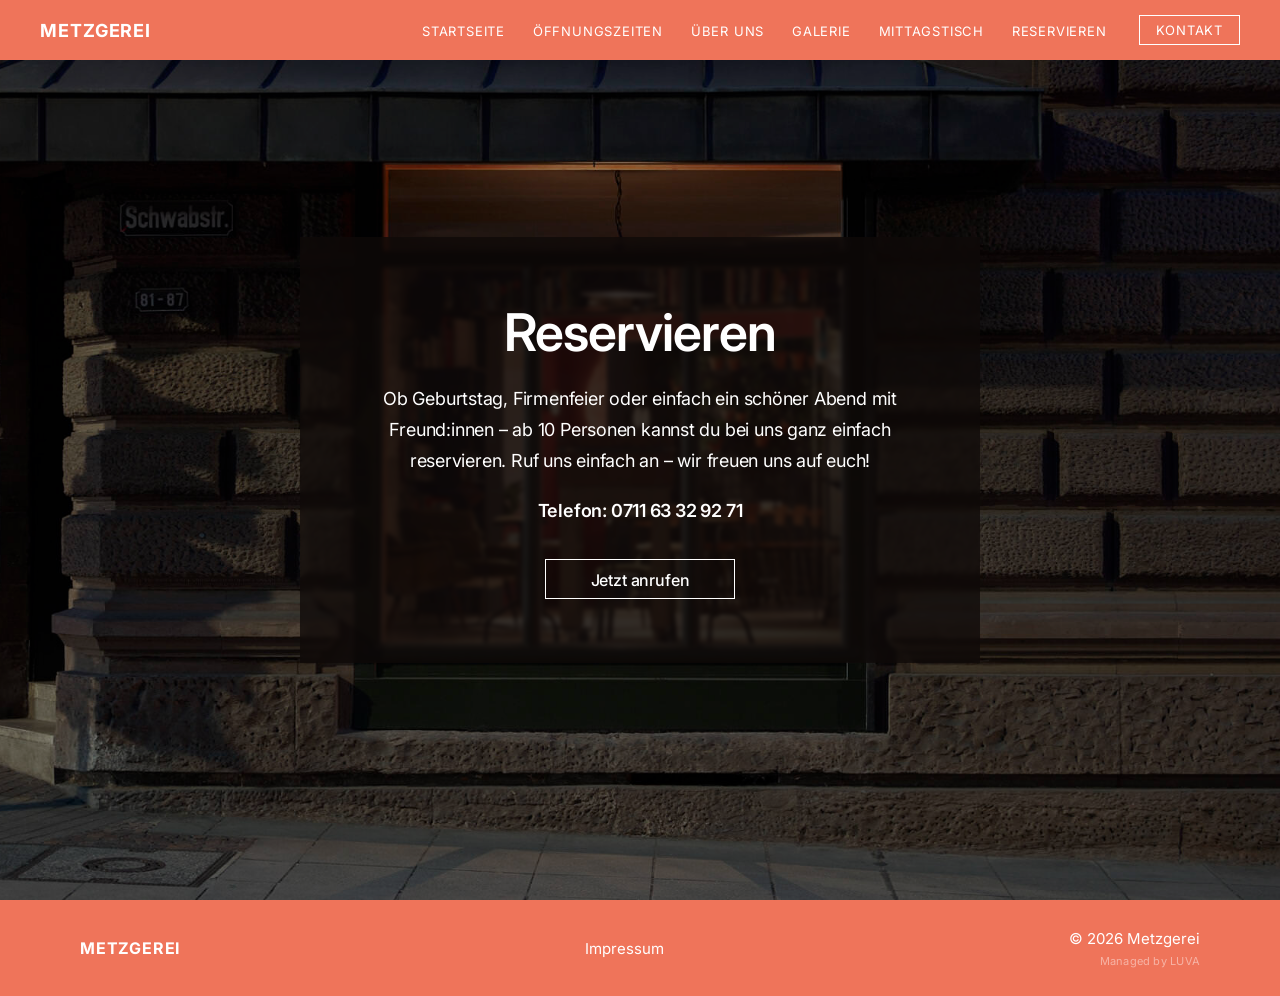
<file: reservierung.html>
<!DOCTYPE html>
<html lang="de">
<head>
  <meta charset="UTF-8">
  <meta name="viewport" content="width=device-width, initial-scale=1.0">
  <title>Reservierung – METZGEREI Stuttgart</title>
  <meta name="description" content="Tisch reservieren in der Metzgerei Stuttgart. Für Gruppen ab 10 Personen anrufen: 0711 / 63 32 92 71. Elisabethenstraße 30, Stuttgart-West.">
  <meta property="og:title" content="Reservierung – METZGEREI Stuttgart">
  <meta property="og:description" content="Tisch reservieren in der Metzgerei Stuttgart. Einfach anrufen: 0711 / 63 32 92 71">
  <meta property="og:image" content="https://metzgereistuttgart.de/images/hero.jpg">
  <meta property="og:url" content="https://metzgereistuttgart.de/reservierung">
  <link rel="preconnect" href="https://fonts.googleapis.com">
  <link rel="preconnect" href="https://fonts.gstatic.com" crossorigin>
  <link href="https://fonts.googleapis.com/css2?family=Inter:wght@400;500;600;700&display=swap" rel="stylesheet">
  <link rel="stylesheet" href="css/main.css">
</head>
<body>

  <header class="site-header">
    <nav class="nav nav-dark">
      <a href="/" class="nav__logo logo">METZGEREI</a>

      <button class="nav__toggle" type="button" aria-label="Menü öffnen" aria-expanded="false" aria-controls="nav-menu">
        <span class="nav__toggle-bar"></span>
        <span class="nav__toggle-bar"></span>
        <span class="nav__toggle-bar"></span>
      </button>

      <div class="nav__menu" id="nav-menu">
        <ul class="nav__links">
          <li><a href="/" class="nav-link">Startseite</a></li>
          <li><a href="/#oeffnungszeiten" class="nav-link">Öffnungszeiten</a></li>
          <li><a href="/#ueber-uns" class="nav-link">Über uns</a></li>
          <li><a href="/galerie" class="nav-link">Galerie</a></li>
          <li><a href="/#mittagstisch" class="nav-link">Mittagstisch</a></li>
          <li><a href="/reservierung" class="nav-link">Reservieren</a></li>
        </ul>
        <a href="/#kontakt" class="nav__contact nav-kontakt">Kontakt</a>
      </div>
    </nav>
  </header>

  <section class="reservierung-hero">
    <div class="reservierung-bg"></div>
    <div class="reservierung-overlay-global"></div>
    <div class="reservierung-box">
      <h1>Reservieren</h1>
      <p>Ob Geburtstag, Firmenfeier oder einfach ein schöner Abend mit Freund:innen – ab 10 Personen kannst du bei uns ganz einfach reservieren. Ruf uns einfach an – wir freuen uns auf euch!</p>
      <p class="telefon">Telefon: 0711 63 32 92 71</p>
      <a href="tel:071163329271" class="btn-outline">Jetzt anrufen</a>
    </div>
  </section>

  <footer>
    <div class="footer-inner">
      <div class="footer-left">
        <span class="footer-logo">METZGEREI</span>
      </div>
      <div class="footer-middle">
        <a href="/impressum" class="footer-link">Impressum</a>
      </div>
      <div class="footer-right">
        <div class="footer-top-row">
          <span class="footer-copy">© 2026 Metzgerei</span>
        </div>
        <div class="footer-bottom-row">
          <a href="https://www.luva-mgmt.com/"
             target="_blank"
             rel="noopener noreferrer"
             class="footer-managed">Managed by LUVA</a>
        </div>
      </div>
    </div>
  </footer>

  <script src="js/main.js"></script>
</body>
</html>
</file>
<file: css/main.css>
*,
*::before,
*::after {
  margin: 0;
  padding: 0;
  box-sizing: border-box;
}

html {
  scroll-behavior: smooth;
}

body {
  font-family: 'Inter', sans-serif;
}

/* --- Navigation --- */

.site-header {
  position: fixed;
  top: 0;
  left: 0;
  width: 100%;
  z-index: 1000;
}

.nav {
  display: flex;
  align-items: center;
  justify-content: space-between;
  height: 60px;
  padding: 0 40px;
}

nav {
  background-color: transparent;
  transition: background-color 0.4s ease;
}

nav .logo {
  color: #ef745a;
}

nav .nav-link {
  position: relative;
  color: #ef745a;
  text-decoration: none;
  transition: opacity 0.2s ease;
}

nav .nav-link:hover {
  opacity: 0.7;
}

nav .nav-link::after {
  content: '';
  position: absolute;
  bottom: -4px;
  left: 0;
  width: 0;
  height: 1px;
  background-color: currentColor;
  transition: width 0.3s ease;
}

nav .nav-link:hover::after {
  width: 100%;
}

nav .nav-kontakt {
  border: 1px solid #ef745a;
  color: #ef745a;
  background-color: transparent;
  transition: background-color 0.2s ease, color 0.2s ease;
}

nav .nav-kontakt:hover {
  background-color: #ef745a;
  color: #ffffff;
}

nav.nav-dark {
  background-color: #ef745a;
}

nav.nav-dark .logo {
  color: #ffffff;
}

nav.nav-dark .nav-link {
  color: #ffffff;
}

nav.nav-dark .nav-kontakt {
  border: 1px solid #ffffff;
  color: #ffffff;
}

nav.nav-dark .nav-kontakt:hover {
  background-color: #ffffff;
  color: #ef745a;
}

.nav__logo {
  font-size: 18px;
  font-weight: 700;
  text-decoration: none;
  letter-spacing: 0.05em;
  flex-shrink: 0;
  transition: color 0.4s ease;
}

.nav__menu {
  display: flex;
  align-items: center;
  gap: 32px;
}

.nav__links {
  display: flex;
  align-items: center;
  gap: 28px;
  list-style: none;
}

.nav__links .nav-link {
  font-size: 13px;
  font-weight: 400;
  text-transform: uppercase;
  letter-spacing: 0.06em;
}

.nav__contact {
  font-size: 13px;
  font-weight: 400;
  text-decoration: none;
  text-transform: uppercase;
  letter-spacing: 0.06em;
  padding: 6px 16px;
  flex-shrink: 0;
}

.nav__toggle {
  display: none;
  flex-direction: column;
  justify-content: center;
  gap: 5px;
  width: 32px;
  height: 32px;
  background: none;
  border: none;
  cursor: pointer;
  padding: 0;
}

.nav__toggle-bar {
  display: block;
  width: 100%;
  height: 2px;
  background-color: #ef745a;
  transition: transform 0.3s ease, opacity 0.3s ease, background-color 0.4s ease;
}

nav.nav-dark .nav__toggle-bar {
  background-color: #ffffff;
}

/* --- Hero --- */

.hero {
  position: relative;
  display: flex;
  align-items: center;
  justify-content: center;
  height: 100vh;
  overflow: hidden;
}

.hero-bg {
  position: absolute;
  inset: 0;
  background-image: url('../images/hero.jpg');
  background-size: cover;
  background-position: center;
  animation: heroZoom 3s cubic-bezier(0.12, 0.23, 0.5, 1) forwards;
}

@keyframes heroZoom {
  from {
    transform: scale(1.1);
    opacity: 0;
  }
  to {
    transform: scale(1);
    opacity: 1;
  }
}

.hero-overlay {
  position: absolute;
  inset: 0;
  background: rgba(0, 0, 0, 0.45);
  z-index: 1;
}

.hero-content {
  position: relative;
  z-index: 2;
  text-align: center;
  padding: 0 24px;
  max-width: 900px;
}

@keyframes heroTextIn {
  0% {
    opacity: 0;
    transform: translateY(10px);
  }
  60% {
    opacity: 1;
    transform: translateY(-3px);
  }
  80% {
    transform: translateY(2px);
  }
  100% {
    opacity: 1;
    transform: translateY(0);
  }
}

.hero-subtitle-top {
  font-size: 16px;
  font-weight: 400;
  color: #ffffff;
  margin-bottom: 12px;
  animation: heroTextIn 3s cubic-bezier(0.34, 1.56, 0.64, 1) 0.2s both;
}

.hero-title {
  font-size: 64px;
  font-weight: 700;
  color: #ffffff;
  line-height: 1.15;
  margin-bottom: 12px;
  animation: heroTextIn 3s cubic-bezier(0.34, 1.56, 0.64, 1) 0.4s both;
}

.hero-subtitle-bottom {
  font-size: 18px;
  font-weight: 400;
  color: #ffffff;
  line-height: 1.6;
  max-width: 640px;
  margin: 0 auto;
  animation: heroTextIn 3s cubic-bezier(0.34, 1.56, 0.64, 1) 0.6s both;
}

/* --- Section Typography --- */

h2,
.section-title,
.gallery-page__title {
  font-family: 'Inter', sans-serif;
  font-weight: 600;
  font-size: 48px;
  letter-spacing: -0.02em;
  color: white;
  margin: 0 0 20px 0;
  padding: 0;
}

p,
.section-text {
  font-family: 'Inter', sans-serif;
  font-weight: 400;
  font-size: 18px;
  letter-spacing: -0.012em;
  line-height: 1.7;
  color: white;
  margin: 0 0 16px 0;
  padding: 0;
}

p:last-child {
  margin-bottom: 0;
}

.text-col {
  display: flex;
  flex-direction: column;
  justify-content: center;
  padding: 60px 64px;
  gap: 0;
}

.text-col .btn,
.text-col .btn-row {
  margin-top: 32px;
}

#ueber-uns .text-col {
  justify-content: flex-end;
}

.btn {
  display: inline-block;
  font-family: 'Inter', sans-serif;
  font-weight: 500;
  font-size: 16px;
  letter-spacing: -0.01em;
  padding: 10px 28px;
  min-width: 190px;
  height: 40px;
  background-color: white;
  color: #ef745a;
  border: none;
  cursor: pointer;
  text-decoration: none;
  text-align: center;
  line-height: 20px;
  transition: background-color 0.2s ease;
  white-space: nowrap;
  box-sizing: border-box;
}

.btn:hover {
  background-color: rgba(255, 255, 255, 0.85);
}

.btn-outline {
  display: inline-block;
  font-family: 'Inter', sans-serif;
  font-weight: 500;
  font-size: 16px;
  letter-spacing: -0.01em;
  padding: 10px 28px;
  min-width: 190px;
  height: 40px;
  background-color: transparent;
  color: white;
  border: 1px solid white;
  cursor: pointer;
  text-decoration: none;
  text-align: center;
  line-height: 20px;
  transition: background-color 0.2s ease, color 0.2s ease;
  white-space: nowrap;
  box-sizing: border-box;
}

.btn-outline:hover {
  background-color: white;
  color: #1a1a1a;
}

.btn-row {
  display: flex;
  flex-direction: row;
  gap: 16px;
  flex-wrap: wrap;
}

/* --- Öffnungszeiten --- */

#oeffnungszeiten {
  background: #ffffff;
  padding: 80px 0;
  display: flex;
  justify-content: center;
}

.oeffnungszeiten-inner {
  display: flex;
  flex-direction: row;
  align-items: center;
  gap: 40px;
  max-width: 1000px;
  width: 100%;
  padding: 0 40px;
}

.oeffnungszeiten-logo {
  height: 480px;
  width: auto;
  flex-shrink: 0;
  mix-blend-mode: multiply;
}

.oeffnungszeiten-content {
  flex: 1;
  display: flex;
  flex-direction: column;
  gap: 80px;
}

.hours__title {
  font-size: 52px;
  font-weight: 600;
  color: #ef745a;
  letter-spacing: -0.02em;
  margin: 0 0 20px 0;
}

.hours__title--right {
  text-align: right;
}

.hours__opening-grid {
  display: grid;
  grid-template-columns: 1fr 1fr;
  gap: 40px;
}

.hours__kitchen-grid {
  display: grid;
  grid-template-columns: repeat(3, 1fr);
  gap: 32px;
  text-align: center;
}

.hours__label {
  font-size: 16px;
  font-weight: 600;
  color: #ef745a;
  margin-bottom: 8px;
}

.hours__time {
  font-size: 16px;
  font-weight: 400;
  color: #ef745a;
  line-height: 1.6;
  margin-bottom: 0;
}

.oz-mobile {
  display: none;
}

/* --- Über uns --- */

.about {
  display: grid;
  grid-template-columns: 1fr 1fr;
  min-height: 100vh;
}

.about__text {
  align-items: flex-start;
  min-height: 100vh;
  background-color: #ef745a;
}

.about__image {
  min-height: 100vh;
  margin: 0;
  padding: 0;
  overflow: hidden;
}

.about__image img {
  display: block;
  width: 100%;
  height: 100%;
  object-fit: cover;
}

/* --- Mittagstisch --- */

.lunch {
  display: grid;
  grid-template-columns: 1fr 1fr;
  min-height: 100vh;
}

.lunch__image {
  min-height: 100vh;
  margin: 0;
  padding: 0;
  overflow: hidden;
}

.lunch__image img {
  display: block;
  width: 100%;
  height: 100%;
  object-fit: cover;
}

.lunch__content {
  min-height: 100vh;
  background-color: #ef745a;
}

/* --- Gutschein --- */

.voucher {
  display: grid;
  grid-template-columns: 1fr 1fr;
  min-height: 100vh;
}

.voucher__content {
  min-height: 100vh;
  background-color: #ef745a;
}

.voucher__image {
  min-height: 100vh;
  margin: 0;
  padding: 0;
  overflow: hidden;
}

.voucher__image img {
  display: block;
  width: 100%;
  height: 100%;
  object-fit: cover;
}

/* --- Bestellen & Abholen --- */

.bestellen {
  display: grid;
  grid-template-columns: 1fr 1fr;
  min-height: 100vh;
}

.bestellen__image {
  min-height: 100vh;
  margin: 0;
  padding: 0;
  overflow: hidden;
}

.bestellen__image img {
  display: block;
  width: 100%;
  height: 100%;
  object-fit: cover;
}

.bestellen__content {
  min-height: 100vh;
  background-color: #ef745a;
}

.bestellen__content .btn {
  align-self: flex-start;
}

/* --- Reservierung --- */

.reservation {
  position: relative;
  display: flex;
  align-items: center;
  justify-content: center;
  min-height: 80vh;
  background-image: url('../images/reservierung.jpg');
  background-size: cover;
  background-position: center;
  background-repeat: no-repeat;
}

.reservation__overlay {
  position: absolute;
  inset: 0;
  background-color: rgba(0, 0, 0, 0.55);
}

.reservation__content {
  position: relative;
  z-index: 1;
  text-align: center;
  padding: 0 40px;
  max-width: 720px;
}

.reservation__text {
  margin-bottom: 16px;
}

.reservation__content .btn-outline {
  margin-top: 32px;
}

/* --- Galerie --- */

.gallery {
  background-color: #ef745a;
  padding: 60px 80px;
}

.gallery__header {
  display: flex;
  align-items: center;
  justify-content: space-between;
  margin-bottom: 40px;
}

.gallery__header .gallery__title {
  margin-bottom: 0;
}

.gallery__header .btn {
  flex-shrink: 0;
}

.gallery__grid {
  display: grid;
  grid-template-columns: repeat(3, 1fr);
  gap: 16px;
}

.gallery__item {
  position: relative;
  overflow: hidden;
  margin: 0;
}

.gallery__item img {
  display: block;
  width: 100%;
  aspect-ratio: 4 / 3;
  object-fit: cover;
  transition: transform 0.3s ease;
}

.gallery__item::after {
  content: '';
  position: absolute;
  inset: 0;
  background-color: transparent;
  transition: background-color 0.3s ease;
  pointer-events: none;
}

.gallery__item:hover img {
  transform: scale(1.02);
}

.gallery__item:hover::after {
  background-color: rgba(0, 0, 0, 0.15);
}

/* --- Galerie Seite --- */

.gallery-page {
  background-color: #ef745a;
}

.gallery-page__header {
  padding: 120px 80px 60px;
  text-align: center;
}

.gallery-page__intro {
  max-width: 760px;
  margin: 0 auto 60px;
}

.gallery-page__grid {
  display: grid;
  grid-template-columns: repeat(3, 1fr);
  gap: 16px;
  padding: 0 80px 80px;
}

/* --- Reservierung Seite --- */

.reservierung-hero {
  position: relative;
  min-height: 100vh;
  display: flex;
  align-items: center;
  justify-content: center;
  overflow: hidden;
}

.reservierung-bg {
  position: absolute;
  inset: 0;
  background-image: url('../images/reservierung.jpg');
  background-size: cover;
  background-position: center;
  z-index: 0;
}

.reservierung-overlay-global {
  position: absolute;
  inset: 0;
  background: rgba(0, 0, 0, 0.35);
  z-index: 1;
}

.reservierung-box {
  position: relative;
  z-index: 2;
  background: rgba(15, 10, 8, 0.75);
  backdrop-filter: blur(2px);
  padding: 64px 80px;
  max-width: 680px;
  width: 90%;
  text-align: center;
  display: flex;
  flex-direction: column;
  align-items: center;
  gap: 20px;
}

.reservierung-box h1 {
  color: white;
  font-family: 'Inter', sans-serif;
  font-weight: 600;
  font-size: 52px;
  letter-spacing: -0.02em;
  margin: 0;
}

.reservierung-box p {
  color: white;
  font-family: 'Inter', sans-serif;
  font-size: 18px;
  line-height: 1.7;
  margin: 0;
}

.reservierung-box .telefon {
  font-weight: 600;
  font-size: 18px;
}

.reservierung-box .btn-outline {
  margin-top: 12px;
}

/* --- 404 Fehlerseite --- */

.error-hero {
  position: relative;
  min-height: 100vh;
  display: flex;
  align-items: center;
  justify-content: center;
  overflow: hidden;
}

.error-bg {
  position: absolute;
  inset: 0;
  background-image: url('/images/hero.jpg');
  background-size: cover;
  background-position: center;
  z-index: 0;
}

.error-overlay {
  position: absolute;
  inset: 0;
  background: rgba(0, 0, 0, 0.55);
  z-index: 1;
}

.error-box {
  position: relative;
  z-index: 2;
  background: rgba(15, 10, 8, 0.75);
  padding: 64px 80px;
  max-width: 640px;
  width: 90%;
  text-align: center;
  display: flex;
  flex-direction: column;
  align-items: center;
  gap: 16px;
}

.error-code {
  font-family: 'Inter', sans-serif;
  font-size: 96px;
  font-weight: 600;
  line-height: 1;
  color: #ef745a;
  letter-spacing: -0.03em;
  margin: 0;
}

.error-box p {
  font-family: 'Inter', sans-serif;
  font-size: 18px;
  line-height: 1.7;
  color: white;
  margin: 0;
}

.error-box .btn-outline {
  margin-top: 16px;
}

/* --- Impressum Seite --- */

.impressum-page {
  background-color: #ef745a;
  padding: 120px 80px 80px;
}

.impressum-page__content {
  max-width: 800px;
  margin: 0 auto;
  color: #ffffff;
}

.impressum-page__title {
  font-size: 48px;
  font-weight: 700;
  color: #ffffff;
  margin-bottom: 40px;
}

.impressum-page__subtitle {
  font-size: 22px;
  font-weight: 700;
  color: #ffffff;
  margin-top: 36px;
  margin-bottom: 12px;
}

.impressum-page__text {
  font-size: 16px;
  font-weight: 400;
  color: #ffffff;
  line-height: 1.8;
}

.impressum-page__link {
  color: #ffffff;
  text-decoration: underline;
}

.impressum-page__link:hover {
  text-decoration: none;
}

/* --- Kontakt --- */

.contact {
  display: grid;
  grid-template-columns: 1fr 1fr;
  min-height: 100vh;
}

.contact__map {
  min-height: 100vh;
  margin: 0;
  padding: 0;
  overflow: hidden;
}

.karte-link {
  display: block;
  width: 100%;
  height: 100%;
  min-height: 100vh;
  overflow: hidden;
  line-height: 0;
}

.karte-img {
  display: block;
  width: 100%;
  height: 100%;
  min-height: 100vh;
  object-fit: cover;
  transition: transform 0.3s ease;
}

.karte-link:hover .karte-img {
  transform: scale(1.03);
}

.contact__content {
  min-height: 100vh;
  background-color: #ef745a;
}

.contact__block {
  margin-bottom: 32px;
}

.contact__block:last-child {
  margin-bottom: 0;
}

.contact__icon {
  display: block;
  font-size: 24px;
  color: #ffffff;
  margin-bottom: 8px;
  line-height: 1;
}

.contact__label {
  font-family: 'Inter', sans-serif;
  font-size: 16px;
  font-weight: 600;
  color: #ffffff;
  margin: 0 0 4px 0;
}

.contact__link,
.contact__address {
  font-family: 'Inter', sans-serif;
  font-size: 16px;
  font-weight: 400;
  color: #ffffff;
}

.contact__link {
  text-decoration: none;
}

.contact__link:hover {
  text-decoration: underline;
}

/* --- Footer --- */

footer {
  background-color: #ef745a;
  padding: 28px 80px;
  width: 100%;
}

.footer-inner {
  display: flex;
  justify-content: space-between;
  align-items: center;
  max-width: 1400px;
  margin: 0 auto;
}

.footer-left,
.footer-middle,
.footer-right {
  display: flex;
  flex-direction: column;
  justify-content: center;
}

.footer-right {
  align-items: flex-end;
}

.footer-logo {
  color: white;
  font-weight: 700;
  font-size: 16px;
  font-family: Inter, sans-serif;
  letter-spacing: 0.05em;
  line-height: 1;
}

.footer-link {
  color: white;
  font-size: 15px;
  font-family: Inter, sans-serif;
  text-decoration: none;
  line-height: 1;
}

.footer-link:hover {
  text-decoration: underline;
}

.footer-copy {
  color: white;
  font-size: 15px;
  font-family: Inter, sans-serif;
  line-height: 1;
}

.footer-managed {
  font-size: 11px;
  color: white;
  opacity: 0.45;
  text-decoration: none;
  margin-top: 6px;
  font-family: Inter, sans-serif;
  font-weight: 400;
  letter-spacing: 0.02em;
  display: block;
}

.footer-managed:hover {
  opacity: 0.7;
}

/* --- Mobile --- */

@media (max-width: 768px) {
  .nav {
    padding: 0 20px;
  }

  .nav__toggle {
    display: flex;
  }

  .nav__menu {
    position: fixed;
    top: 60px;
    left: 0;
    width: 100%;
    flex-direction: column;
    align-items: stretch;
    gap: 0;
    background-color: #ef745a;
    max-height: 0;
    overflow: hidden;
    transition: max-height 0.35s ease;
  }

  .nav__menu .nav-link {
    color: #ffffff;
  }

  .nav__menu .nav-link:hover {
    opacity: 0.85;
  }

  .nav__menu .nav-kontakt {
    border: 1px solid #ffffff;
    color: #ffffff;
  }

  .nav__menu .nav-kontakt:hover {
    background-color: #ffffff;
    color: #ef745a;
  }

  .nav__menu.is-open {
    max-height: 100vh;
    overflow-y: auto;
  }

  .nav__links {
    flex-direction: column;
    align-items: stretch;
    gap: 0;
    padding: 16px 0;
  }

  .nav__links li {
    border-bottom: 1px solid rgba(255, 255, 255, 0.08);
  }

  .nav__links a {
    display: block;
    padding: 14px 24px;
  }

  .nav__contact {
    margin: 16px 24px 24px;
    text-align: center;
  }

  .nav__toggle[aria-expanded="true"] .nav__toggle-bar:nth-child(1) {
    transform: translateY(7px) rotate(45deg);
  }

  .nav__toggle[aria-expanded="true"] .nav__toggle-bar:nth-child(2) {
    opacity: 0;
  }

  .nav__toggle[aria-expanded="true"] .nav__toggle-bar:nth-child(3) {
    transform: translateY(-7px) rotate(-45deg);
  }

  nav.nav-open {
    background-color: #ef745a;
  }

  nav.nav-open .logo,
  nav.nav-open .nav-link {
    color: #ffffff;
  }

  nav.nav-open .nav-kontakt {
    border-color: #ffffff;
    color: #ffffff;
  }

  nav.nav-open .nav__toggle-bar {
    background-color: #ffffff;
  }

  .hero-title {
    font-size: 36px;
  }

  .hero-subtitle-bottom {
    font-size: 16px;
  }

  .oeffnungszeiten-logo {
    display: none;
  }

  #oeffnungszeiten .oeffnungszeiten-inner {
    display: none;
  }

  #oeffnungszeiten {
    padding: 64px 24px;
  }

  .oz-mobile {
    display: block;
    width: 100%;
    color: #ef745a;
    font-family: 'Inter', sans-serif;
  }

  .oz-title {
    font-size: 36px;
    font-weight: 600;
    letter-spacing: -0.02em;
    line-height: 1.1;
    color: #ef745a;
    margin: 0 0 20px 0;
  }

  .oz-title-second {
    margin-top: 48px;
  }

  .oz-row {
    display: flex;
    justify-content: space-between;
    align-items: flex-start;
    gap: 16px;
    padding: 14px 0;
    border-top: 1px solid #f4c3b6;
    font-size: 16px;
  }

  .oz-row.oz-last {
    border-bottom: 1px solid #f4c3b6;
  }

  .oz-label {
    font-weight: 600;
    white-space: nowrap;
  }

  .oz-time {
    font-weight: 400;
    text-align: right;
    line-height: 1.6;
  }

  .oeffnungszeiten-inner {
    padding: 0 20px;
  }

  .oeffnungszeiten-content {
    gap: 48px;
  }

  .hours__title {
    font-size: 36px;
    margin-bottom: 24px;
  }

  .hours__title--right {
    text-align: left;
  }

  .hours__opening-grid,
  .hours__kitchen-grid {
    grid-template-columns: 1fr;
    gap: 24px;
  }

  .hours__kitchen-grid {
    text-align: left;
  }

  #ueber-uns,
  #mittagstisch,
  #gutschein,
  #bestellen {
    display: flex;
    flex-direction: column;
    min-height: unset;
  }

  #ueber-uns > div,
  #mittagstisch > div,
  #gutschein > div,
  #bestellen > div {
    width: 100%;
    min-width: 100%;
    min-height: unset;
  }

  #ueber-uns .about__image,
  #gutschein .voucher__image {
    order: -1;
  }

  #ueber-uns img,
  #mittagstisch img,
  #gutschein img,
  #bestellen img {
    width: 100%;
    height: 60vw;
    object-fit: cover;
    display: block;
  }

  #ueber-uns .text-col,
  #mittagstisch .text-col,
  #gutschein .text-col,
  #bestellen .text-col,
  #kontakt .text-col {
    width: 100%;
    min-height: unset;
  }

  .text-col {
    padding: 40px 24px;
  }

  #ueber-uns .text-col {
    justify-content: center;
  }

  .btn,
  .btn-outline {
    width: 100%;
    min-width: unset;
  }

  .btn-row {
    flex-direction: column;
    gap: 12px;
  }

  .btn-row .btn,
  .btn-row .btn-outline {
    margin-top: 0;
  }

  .lunch__title,
  .voucher__title,
  .bestellen__title {
    font-size: 36px;
  }

  .reservation__content {
    padding: 0 20px;
  }

  .reservation__title {
    font-size: 36px;
  }

  .reservation__text {
    font-size: 16px;
  }

  .gallery {
    padding: 40px 20px;
  }

  .gallery__title {
    font-size: 36px;
  }

  .gallery__header {
    flex-direction: column;
    align-items: flex-start;
    gap: 16px;
  }

  .gallery__header .btn {
    width: 100%;
  }

  .gallery__grid {
    grid-template-columns: repeat(2, 1fr);
  }

  .gallery-page__header {
    padding: 100px 20px 40px;
  }

  .gallery-page__title {
    font-size: 40px;
  }

  .gallery-page__intro {
    margin-bottom: 40px;
  }

  .gallery-page__grid {
    grid-template-columns: repeat(2, 1fr);
    padding: 0 20px 40px;
  }

  .reservierung-box {
    padding: 40px 28px;
  }

  .reservierung-box h1 {
    font-size: 36px;
  }

  .impressum-page {
    padding: 100px 20px 60px;
  }

  .contact {
    grid-template-columns: 1fr;
    min-height: unset;
  }

  .contact__map {
    position: relative;
    width: 100%;
    height: 60vw;
    min-height: unset;
    overflow: hidden;
  }

  .karte-link {
    position: absolute;
    inset: 0;
    display: block;
    min-height: 0;
    overflow: hidden;
  }

  #kontakt .karte-img {
    width: 100%;
    height: 100%;
    min-height: unset;
    object-fit: cover;
    object-position: center center;
    transform: scale(1.35);
  }

  #kontakt .karte-link:hover .karte-img {
    transform: scale(1.4);
  }

  .contact__content {
    min-height: auto;
  }

  .contact__title {
    font-size: 36px;
  }

  footer {
    padding: 36px 20px 28px;
  }

  .footer-inner {
    flex-direction: column;
    align-items: center;
    text-align: center;
    gap: 14px;
  }

  .footer-left,
  .footer-middle,
  .footer-right {
    align-items: center;
    text-align: center;
    width: 100%;
  }

  .footer-top-row,
  .footer-bottom-row {
    display: flex;
    justify-content: center;
    width: 100%;
  }

  .footer-managed {
    display: block;
    margin-top: 24px;
    text-align: center;
    font-size: 11px;
    opacity: 0.45;
  }

  .error-box {
    padding: 40px 24px;
  }

  .error-code {
    font-size: 64px;
  }
}
</file>
